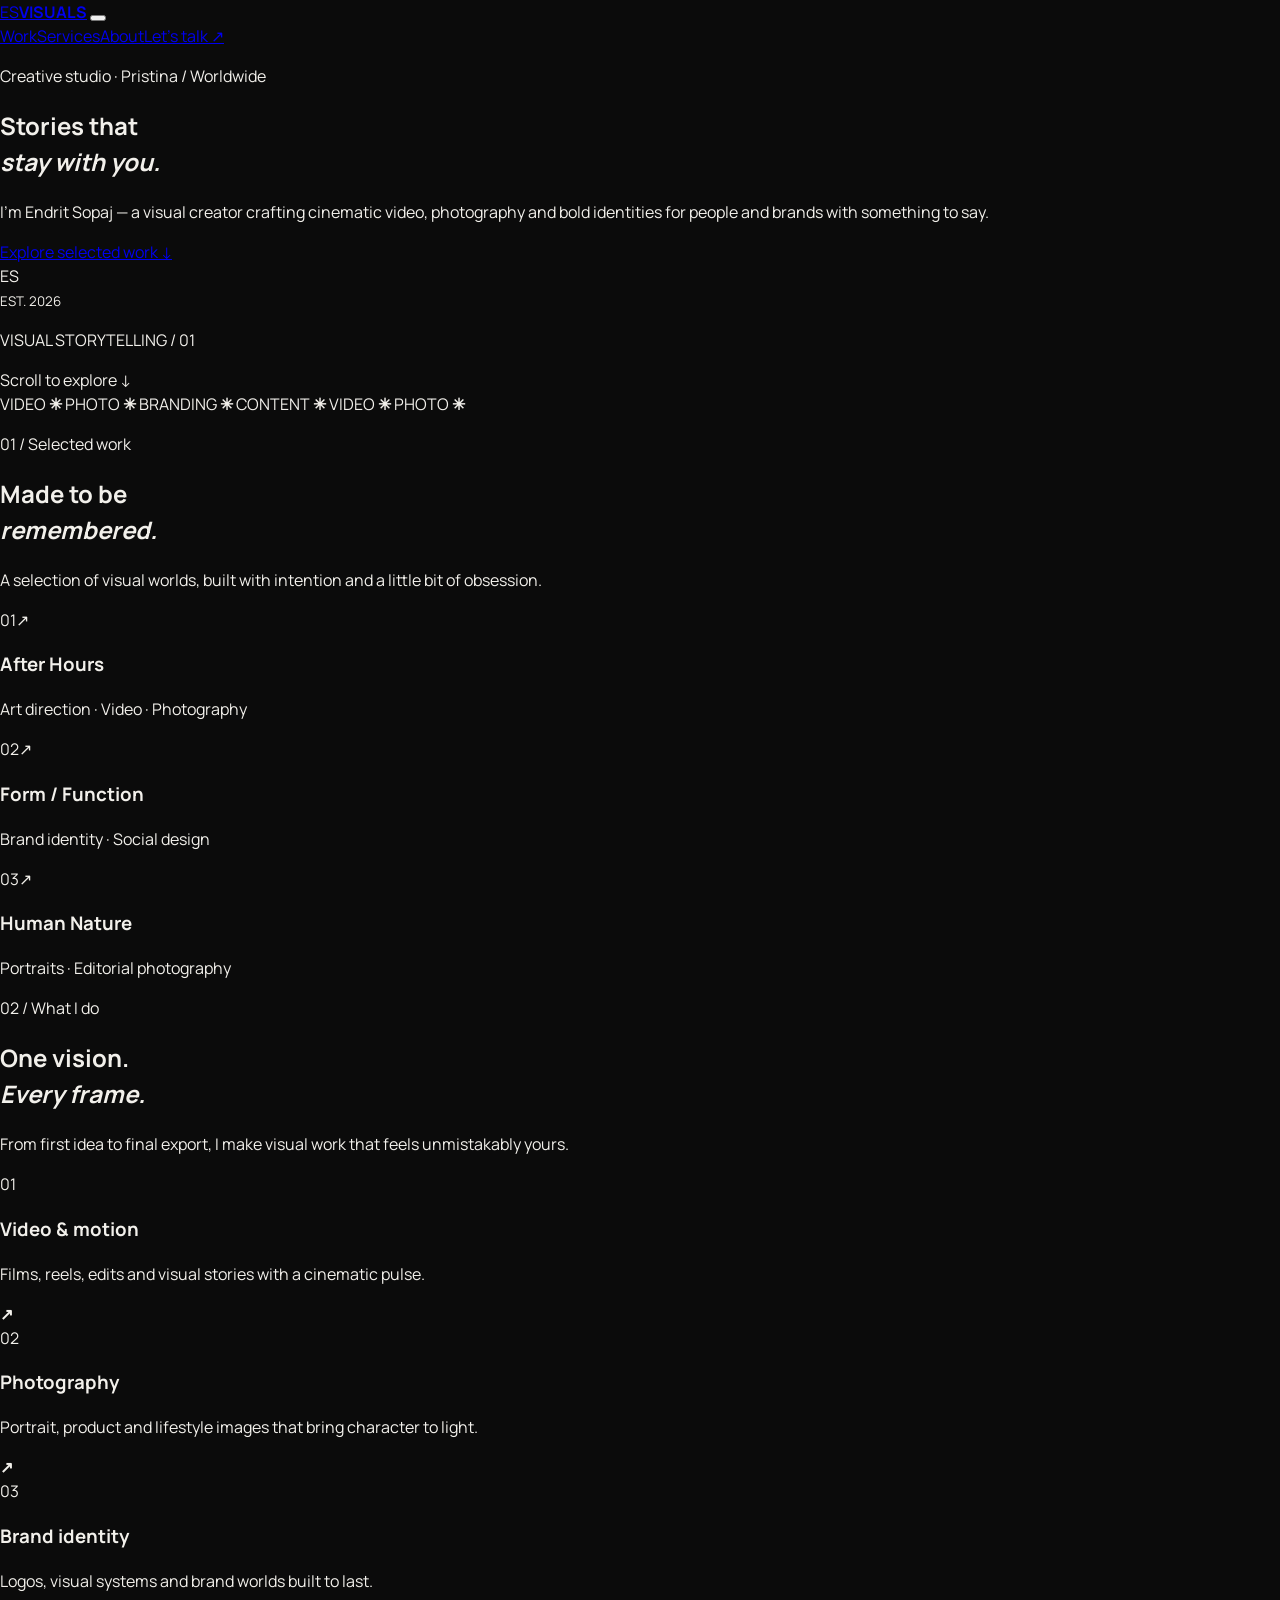
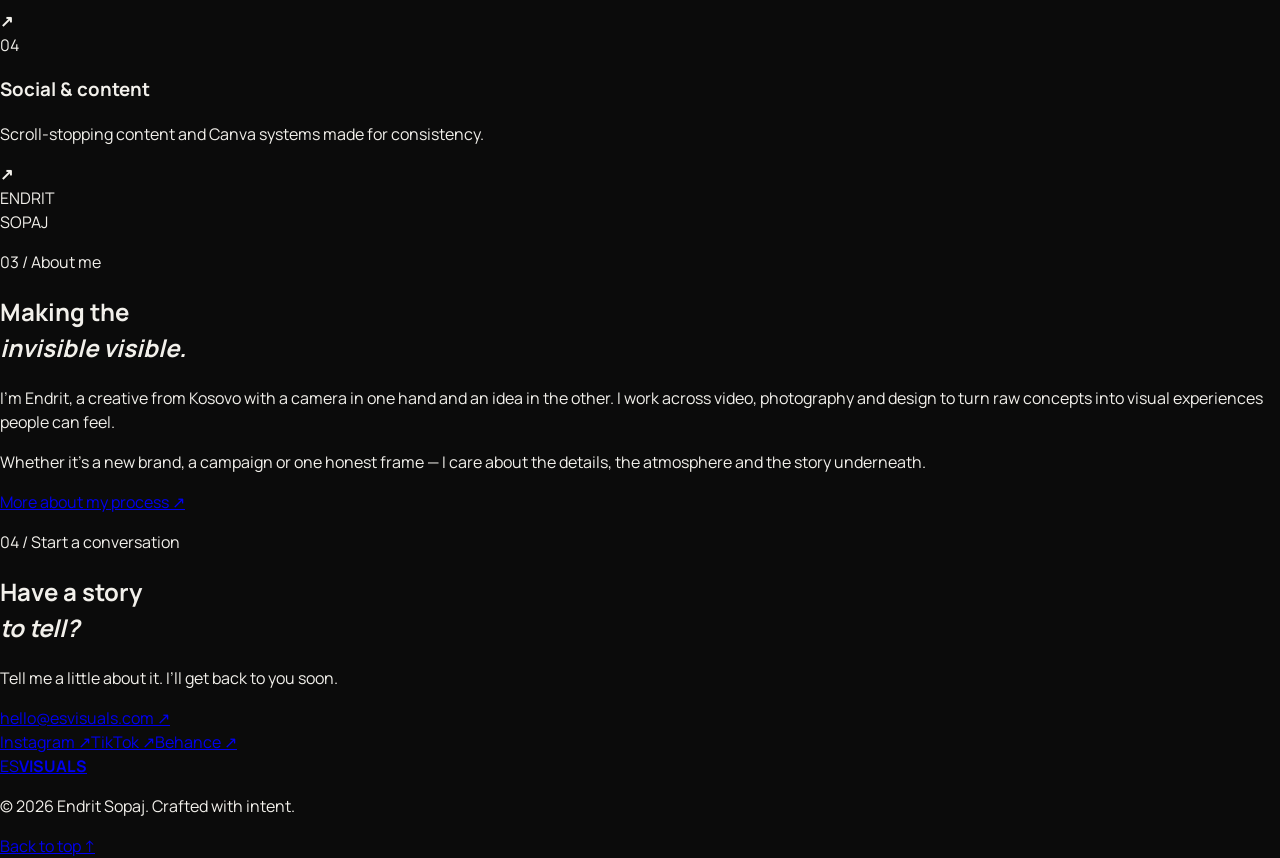
<file: index.html>
<!doctype html>
<html lang="en">
<head>
  <meta charset="UTF-8">
  <meta name="viewport" content="width=device-width, initial-scale=1.0">
  <meta name="description" content="Endrit Sopaj — creative director, videomaker and visual designer behind ES VISUALS.">
  <title>ES VISUALS — Endrit Sopaj</title>
  <link rel="preconnect" href="https://fonts.googleapis.com">
  <link rel="preconnect" href="https://fonts.gstatic.com" crossorigin>
  <link href="https://fonts.googleapis.com/css2?family=DM+Mono:wght@400;500&family=Manrope:wght@400;500;600;700;800&display=swap" rel="stylesheet">
  <link rel="stylesheet" href="style.css">
</head>
<body>
  <div class="noise" aria-hidden="true"></div>
  <header class="site-header">
    <a class="brand" href="#top" aria-label="ES Visuals home"><span>ES</span><b>VISUALS</b></a>
    <button class="menu-toggle" aria-label="Toggle menu" aria-expanded="false"><i></i><i></i></button>
    <nav class="nav" aria-label="Main navigation">
      <a href="#work">Work</a><a href="#services">Services</a><a href="#about">About</a><a href="#contact" class="nav-cta">Let's talk <span>↗</span></a>
    </nav>
  </header>

  <main id="top">
    <section class="hero container">
      <div class="hero-copy reveal"><p class="eyebrow"><span></span> Creative studio · Pristina / Worldwide</p><h1>Stories that<br><em>stay with you.</em></h1><p class="hero-text">I’m Endrit Sopaj — a visual creator crafting cinematic video, photography and bold identities for people and brands with something to say.</p><a class="button button-light" href="#work">Explore selected work <span>↓</span></a></div>
      <div class="hero-art reveal"><div class="hero-image"></div><div class="hero-stamp">ES<br><small>EST. 2026</small></div><p class="vertical-label">VISUAL STORYTELLING / 01</p></div>
      <div class="scroll-note">Scroll to explore <span>↓</span></div>
    </section>

    <section class="marquee" aria-label="Services"><div>VIDEO <b>✳</b> PHOTO <b>✳</b> BRANDING <b>✳</b> CONTENT <b>✳</b> VIDEO <b>✳</b> PHOTO <b>✳</b></div></section>

    <section id="work" class="section container"><div class="section-top"><div><p class="eyebrow">01 / Selected work</p><h2>Made to be<br><em>remembered.</em></h2></div><p class="section-intro">A selection of visual worlds, built with intention and a little bit of obsession.</p></div>
      <div class="work-grid">
        <article class="project project-wide reveal"><div class="project-image img-one"><span class="project-number">01</span><span class="project-arrow">↗</span></div><div class="project-meta"><h3>After Hours</h3><p>Art direction · Video · Photography</p></div></article>
        <article class="project reveal"><div class="project-image img-two"><span class="project-number">02</span><span class="project-arrow">↗</span></div><div class="project-meta"><h3>Form / Function</h3><p>Brand identity · Social design</p></div></article>
        <article class="project reveal"><div class="project-image img-three"><span class="project-number">03</span><span class="project-arrow">↗</span></div><div class="project-meta"><h3>Human Nature</h3><p>Portraits · Editorial photography</p></div></article>
      </div>
    </section>

    <section id="services" class="section services-section"><div class="container"><div class="section-top"><div><p class="eyebrow">02 / What I do</p><h2>One vision.<br><em>Every frame.</em></h2></div><p class="section-intro">From first idea to final export, I make visual work that feels unmistakably yours.</p></div><div class="services-list">
      <div class="service"><span>01</span><h3>Video & motion</h3><p>Films, reels, edits and visual stories with a cinematic pulse.</p><b>↗</b></div><div class="service"><span>02</span><h3>Photography</h3><p>Portrait, product and lifestyle images that bring character to light.</p><b>↗</b></div><div class="service"><span>03</span><h3>Brand identity</h3><p>Logos, visual systems and brand worlds built to last.</p><b>↗</b></div><div class="service"><span>04</span><h3>Social & content</h3><p>Scroll-stopping content and Canva systems made for consistency.</p><b>↗</b></div>
    </div></div></section>

    <section id="about" class="section container about"><div class="about-image reveal"><div class="about-photo"></div><span>ENDRIT<br>SOPAJ</span></div><div class="about-copy reveal"><p class="eyebrow">03 / About me</p><h2>Making the<br><em>invisible visible.</em></h2><p>I’m Endrit, a creative from Kosovo with a camera in one hand and an idea in the other. I work across video, photography and design to turn raw concepts into visual experiences people can feel.</p><p>Whether it’s a new brand, a campaign or one honest frame — I care about the details, the atmosphere and the story underneath.</p><a class="text-link" href="#contact">More about my process <span>↗</span></a></div></section>

    <section id="contact" class="contact-section"><div class="container contact"><p class="eyebrow">04 / Start a conversation</p><h2>Have a story<br><em>to tell?</em></h2><p>Tell me a little about it. I’ll get back to you soon.</p><a class="contact-email" href="mailto:hello@esvisuals.com">hello@esvisuals.com <span>↗</span></a><div class="socials"><a href="https://www.instagram.com/" target="_blank" rel="noreferrer">Instagram ↗</a><a href="https://www.tiktok.com/" target="_blank" rel="noreferrer">TikTok ↗</a><a href="https://www.behance.net/" target="_blank" rel="noreferrer">Behance ↗</a></div></div></section>
  </main>
  <footer class="footer container"><a class="brand" href="#top"><span>ES</span><b>VISUALS</b></a><p>© 2026 Endrit Sopaj. Crafted with intent.</p><a href="#top">Back to top ↑</a></footer>
  <script src="script.js"></script>
</body>
</html>
</file>
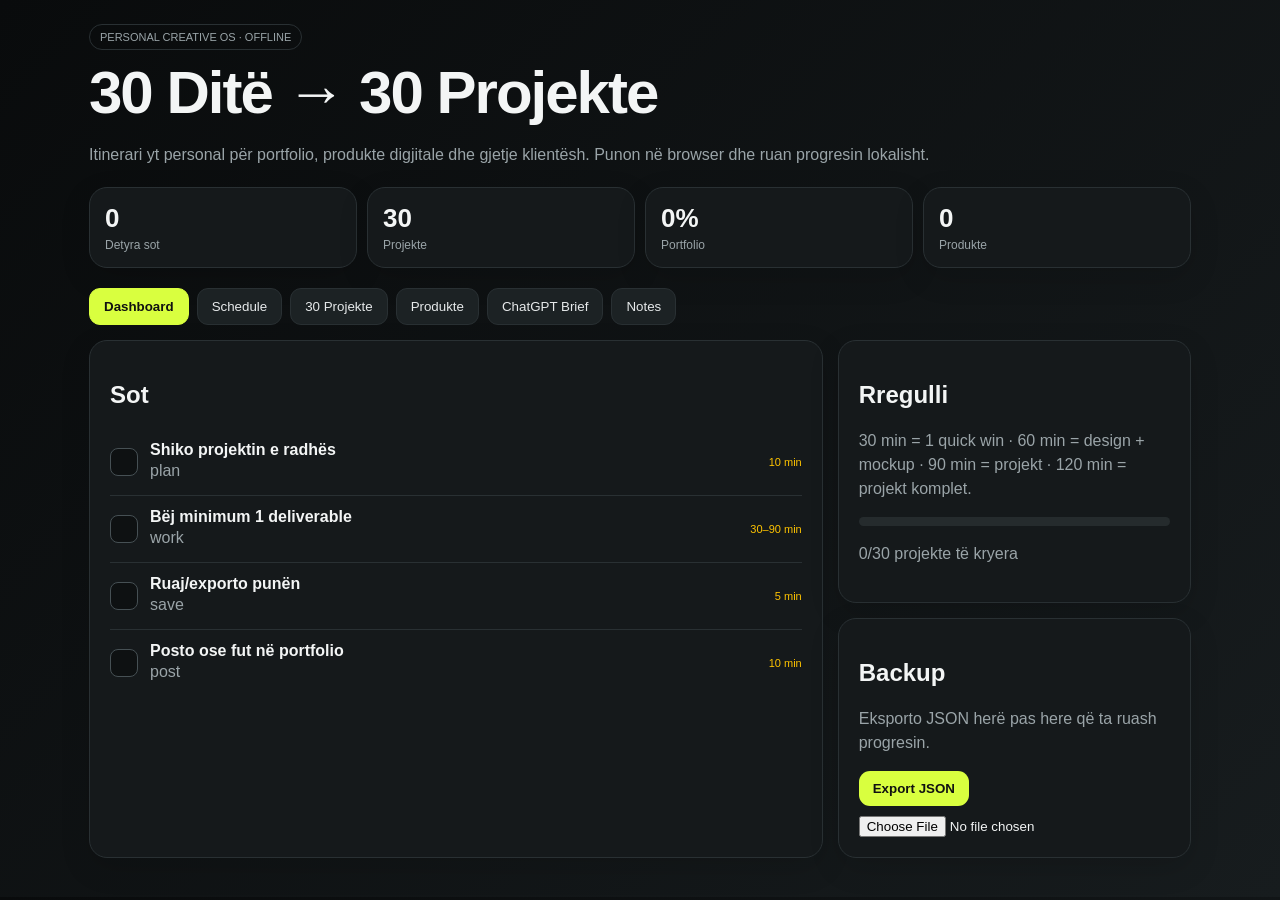
<file: Endrit_Creative_OS.html>
<!doctype html><html lang="sq"><head><meta charset="utf-8"><meta name="viewport" content="width=device-width,initial-scale=1"><title>Endrit Creative OS</title><style>
:root{--bg:#0b0e0f;--card:#15191b;--line:#293033;--txt:#f3f5f5;--muted:#9aa4a8;--a:#d9ff3f;--y:#ffc400}*{box-sizing:border-box}body{margin:0;background:linear-gradient(135deg,#090b0c,#171c1e);color:var(--txt);font-family:Arial,sans-serif}.wrap{max-width:1150px;margin:auto;padding:24px}h1{font-size:clamp(34px,6vw,60px);margin:8px 0;letter-spacing:-2px}.muted{color:var(--muted);line-height:1.5}.tag{display:inline-block;border:1px solid var(--line);border-radius:20px;padding:6px 10px;color:var(--muted);font-size:11px}.stats{display:grid;grid-template-columns:repeat(4,1fr);gap:10px;margin:20px 0}.stat,.card{background:var(--card);border:1px solid var(--line);border-radius:18px}.stat{padding:15px}.stat b{font-size:26px}.stat span{display:block;color:var(--muted);font-size:12px;margin-top:4px}.stat,.card{box-shadow:0 10px 30px #0002}.card{padding:20px;margin-bottom:15px}nav{display:flex;gap:8px;flex-wrap:wrap;margin-bottom:15px}button{cursor:pointer}nav button,.ghost{background:#1c2224;color:#e6e9ea;border:1px solid var(--line);padding:10px 14px;border-radius:11px}nav button.active,.primary{background:var(--a);color:#111;border-color:var(--a);font-weight:800}.section{display:none}.section.active{display:block}.grid{display:grid;grid-template-columns:1.35fr .65fr;gap:15px}.task,.day{display:flex;gap:12px;align-items:center;padding:12px 0;border-bottom:1px solid var(--line)}.task:last-child,.day:last-child{border-bottom:0}.check{width:28px;height:28px;border-radius:8px;border:1px solid #465054;background:#0e1112;color:#111;display:grid;place-items:center;flex:0 0 auto}.check.done{background:var(--a);border-color:var(--a)}.task.done .tt,.day.done b{text-decoration:line-through;color:#697276}.tt{flex:1}.time{font-size:11px;color:var(--y)}.progress{height:9px;background:#252b2d;border-radius:20px;overflow:hidden}.bar{height:100%;width:0;background:var(--a);transition:.3s}table{width:100%;border-collapse:collapse}td,th{padding:10px 6px;text-align:left;border-bottom:1px solid var(--line);font-size:13px}th{color:var(--muted)}textarea,select{width:100%;background:#0d1112;color:var(--txt);border:1px solid var(--line);border-radius:10px;padding:10px}textarea{min-height:130px}.actions{display:flex;gap:8px;flex-wrap:wrap;margin-top:10px}.primary{padding:10px 14px;border-radius:11px;border:0}.day button{margin-left:auto}@media(max-width:800px){.grid{grid-template-columns:1fr}.stats{grid-template-columns:1fr 1fr}}@media(max-width:520px){.wrap{padding:14px}}
</style></head><body><div class="wrap"><div class="tag">PERSONAL CREATIVE OS · OFFLINE</div><h1>30 Ditë → 30 Projekte</h1><p class="muted">Itinerari yt personal për portfolio, produkte digjitale dhe gjetje klientësh. Punon në browser dhe ruan progresin lokalisht.</p><div class="stats"><div class="stat"><b id="done">0</b><span>Detyra sot</span></div><div class="stat"><b>30</b><span>Projekte</span></div><div class="stat"><b id="pct">0%</b><span>Portfolio</span></div><div class="stat"><b id="prod">0</b><span>Produkte</span></div></div><nav><button class="active" data-t="dash">Dashboard</button><button data-t="sched">Schedule</button><button data-t="projects">30 Projekte</button><button data-t="products">Produkte</button><button data-t="chatgpt">ChatGPT Brief</button><button data-t="notes">Notes</button></nav>
<section id="dash" class="section active"><div class="grid"><div class="card"><h2>Sot</h2><div id="today"></div></div><div><div class="card"><h2>Rregulli</h2><p class="muted">30 min = 1 quick win · 60 min = design + mockup · 90 min = projekt · 120 min = projekt komplet.</p><div class="progress"><div id="bar" class="bar"></div></div><p id="progressText" class="muted"></p></div><div class="card"><h2>Backup</h2><p class="muted">Eksporto JSON herë pas here që ta ruash progresin.</p><button class="primary" onclick="backup()">Export JSON</button><input id="file" type="file" accept=".json" style="margin-top:10px"></div></div></div></section>
<section id="sched" class="section"><div class="card"><h2>Orari fleksibil</h2><p class="muted">Meqë orari yt mund të ndryshojë, mos e lidh punën kreative me orë fikse.</p><div class="day"><b>30 min</b><span>1 post / 1 ide / 1 logo concept</span></div><div class="day"><b>60 min</b><span>Design + 1–2 mockups</span></div><div class="day"><b>90 min</b><span>Branding project</span></div><div class="day"><b>120 min</b><span>Project + presentation + export</span></div></div><div class="card"><h2>Rutina javore</h2><table><tr><th>Dita</th><th>Fokus</th><th>Minimumi</th></tr><tr><td>Hënë</td><td>Logo / Branding</td><td>1 concept</td></tr><tr><td>Martë</td><td>Mockups</td><td>3 mockups</td></tr><tr><td>Mërkurë</td><td>Social Media</td><td>3 posts</td></tr><tr><td>Enjte</td><td>Produkt digjital</td><td>1 template</td></tr><tr><td>Premte</td><td>Portfolio</td><td>1 case study</td></tr><tr><td>Shtunë</td><td>Klientë</td><td>5 kontakte</td></tr><tr><td>Diel</td><td>Review</td><td>15 min</td></tr></table></div></section>
<section id="projects" class="section"><div class="card"><h2>30 Projekte</h2><p class="muted">Çdo projekt: logo/visual → 2–3 mockups → 3 social posts → 1 case-study slide.</p><div id="plist"></div></div></section>
<section id="products" class="section"><div class="card"><h2>Produkte pa klient</h2><div id="productlist"></div></div></section>
<section id="chatgpt" class="section"><div class="card"><h2>Brief për ChatGPT</h2><p class="muted">Zgjedh projektin, kopjo brief-in dhe ma dërgo këtu në ChatGPT.</p><select id="sel" onchange="brief()"></select><textarea id="briefbox"></textarea><div class="actions"><button class="primary" onclick="copyBrief()">Copy Brief</button></div></div><div class="card"><h2>Prompt universal</h2><textarea>Jam duke ndërtuar portfolio si designer/video editor. Projekti im është: [PROJEKTI]. Më krijo komplet planin nga zero deri në final: target audience, koncept, ngjyra HEX, tipografi, logo direction, mockups, 3 Instagram posts, captions dhe case study. Dua hapa konkretë, jo vetëm ide.</textarea></div></section>
<section id="notes" class="section"><div class="card"><h2>Notes</h2><textarea id="notes" placeholder="Ide, klientë potencialë, gjëra për nesër..."></textarea><button class="primary" onclick="saveNotes()" style="margin-top:10px">Save</button></div></section></div>
<script>
const P=[['01','Café modern','logo + menu + 3 posts'],['02','Barber shop','logo + card + 3 posts'],['03','Bauunternehmen','logo + truck + card'],['04','Auto Detailing','logo + car wrap + social'],['05','Restaurant shqiptar','logo + menu + campaign'],['06','Beauty Studio','identity + price list + social'],['07','Gartenbau','branding + van + workwear'],['08','Immobilien','logo + listing system'],['09','Fitness Studio','identity + campaign'],['10','Bakery','packaging + sign + social'],['11','Photography Studio','logo + portfolio'],['12','Cleaning Company','identity + uniform + van'],['13','Pizzeria','menu + packaging + delivery'],['14','Coffee Brand','cup + bag + Instagram'],['15','Construction Premium','brand guide + signage'],['16','Streetwear','logo + T-shirt + campaign'],['17','Heritage Brand','vintage identity + T-shirt'],['18','Florist','logo + packaging + posts'],['19','Bar / Lounge','identity + menu + posters'],['20','Kebab / Grill','logo + menu + delivery'],['21','Kids Brand','identity + packaging'],['22','Car Workshop','logo + signage + social'],['23','Roofing Company','identity + van + workwear'],['24','Real Estate Agent','personal brand + templates'],['25','Hotel / Gästehaus','identity + room card'],['26','Handwerker','personal brand + vehicle'],['27','Outdoor / Camping','brand + merchandise'],['28','Albanian Heritage','map + engraving + T-shirt'],['29','Digital Agency','identity + website concept'],['30','Your Own Brand','portfolio identity + website']];
const PR=['50 Canva Instagram Templates — Small Business','30 Construction Social Media Templates','20 Restaurant Menu Templates','10 Logo Presentation Templates','30 Heritage T-shirt Designs','50 Reels Cover Templates','30 Business Card Templates','Small Business Starter Brand Kit','German Bauunternehmen Social Pack','Albanian Heritage Poster Pack'];
let S=JSON.parse(localStorage.getItem('creativeOS')||'{"today":{},"projects":{},"products":{},"notes":""}');
function save(){localStorage.setItem('creativeOS',JSON.stringify(S));stats()}function stats(){let p=Object.values(S.projects).filter(Boolean).length,q=Object.values(S.products).filter(Boolean).length,d=Object.values(S.today).filter(Boolean).length;done.textContent=d;pct.textContent=Math.round(p/30*100)+'%';prod.textContent=q;bar.style.width=Math.round(p/30*100)+'%';progressText.textContent=p+'/30 projekte të kryera'}
function todayRender(){let A=[['plan','Shiko projektin e radhës','10 min'],['work','Bëj minimum 1 deliverable','30–90 min'],['save','Ruaj/exporto punën','5 min'],['post','Posto ose fut në portfolio','10 min']];today.innerHTML=A.map((x,i)=>`<div class="task ${S.today[i]?'done':''}"><button class="check ${S.today[i]?'done':''}" onclick="S.today[${i}]=!S.today[${i}];save();todayRender()">${S.today[i]?'✓':''}</button><div class="tt"><b>${x[1]}</b><br><span class="muted">${x[0]}</span></div><span class="time">${x[2]}</span></div>`).join('')}
function projects(){plist.innerHTML=P.map((p,i)=>`<div class="day ${S.projects[i]?'done':''}"><div><b>${p[0]} — ${p[1]}</b><br><small>${p[2]}</small></div><button class="${S.projects[i]?'primary':'ghost'}" onclick="S.projects[${i}]=!S.projects[${i}];save();projects()">${S.projects[i]?'✓ KRYER':'☐ KRYEJE'}</button></div>`).join('')}
function products(){productlist.innerHTML=PR.map((p,i)=>`<div class="task"><button class="check ${S.products[i]?'done':''}" onclick="S.products[${i}]=!S.products[${i}];save();products()">${S.products[i]?'✓':''}</button><div class="tt">${p}</div></div>`).join('')}
function brief(){let p=P[sel.value];briefbox.value=`PROJEKTI ${p[0]} — ${p[1]}\n${p[2]}\n\nMë krijo komplet projektin si case study profesional. Dua: target audience, koncept, slogan, paletë HEX, tipografi, logo direction, mockups, 3 Instagram posts, captions dhe mënyrën e prezantimit. Më jep hapa konkretë dhe materiale gati për prodhim.`}function copyBrief(){navigator.clipboard?.writeText(briefbox.value);alert('Brief-i u kopjua.')}
function saveNotes(){S.notes=notes.value;save();alert('U ruajt.')}function backup(){let a=document.createElement('a');a.href=URL.createObjectURL(new Blob([JSON.stringify(S,null,2)],{type:'application/json'}));a.download='endrit-creative-os-backup.json';a.click()}
file.onchange=e=>{let r=new FileReader();r.onload=()=>{try{S=JSON.parse(r.result);save();location.reload()}catch{alert('JSON i pavlefshëm')}};r.readAsText(e.target.files[0])};
document.querySelectorAll('nav button').forEach(b=>b.onclick=()=>{document.querySelectorAll('nav button').forEach(x=>x.classList.remove('active'));b.classList.add('active');document.querySelectorAll('.section').forEach(x=>x.classList.remove('active'));document.getElementById(b.dataset.t).classList.add('active')});sel.innerHTML=P.map((p,i)=>`<option value="${i}">${p[0]} — ${p[1]}</option>`).join('');notes.value=S.notes||'';todayRender();projects();products();brief();stats();
</script></body></html>
</file>
<file: style.css>
/* ES VISUALS — dark editorial portfolio */
:root{--bg:#0b0b0b;--surface:#121212;--text:#f2f0eb;--muted:#92908b;--line:#2a2a28;--accent:#d9ff45}*{box-sizing:border-box}html{scroll-behavior:smooth}body{margin:0;background:var(--bg);color:var(--text);font-family:Manrope,Arial,sans-serif;line-height:1.5}.noise{position:fixed;inset:0;opacity:.035;pointer-events:none;z-index:5;background-image:url("data:image/svg+xml,%3Csvg viewBox='0 0 180 180' xmlns='http://www.w3.org/2000/svg'%3E%3Cfilter id='n'%3E%3CfeTurbulence type='fractalNoise' baseFrequency='.9' numOctaves='4' stitchTiles='stitch'/%3E%3C/filter%3E%3Crect width='100%25' height='100%25' filter='url(%23n)' opacity='.7'/%3E%3C/svg%3E')}a{color:inherit;text-decoration:none}.container{width:min(1200px,calc(100% - 80px));margin:auto}.site-header{height:86px;display:flex;align-items:center;justify-content:space-between;width:min(1320px,calc(100% - 80px));margin:auto;border-bottom:1px solid var(--line)}.brand{display:flex;align-items:center;gap:10px;font-size:11px;letter-spacing:.22em}.brand span{display:grid;place-items:center;width:31px;height:31px;border:1px solid var(--text);font-family:Georgia,serif;font-size:14px;letter-spacing:-.08em}.brand b{font-weight:700}.nav{display:flex;align-items:center;gap:38px;font-size:12px;color:var(--muted)}.nav a:hover,.footer a:hover,.socials a:hover{color:var(--accent)}.nav-cta{color:var(--text);border:1px solid var(--line);padding:12px 17px}.nav-cta span{color:var(--accent);margin-left:14px}.menu-toggle{display:none;background:none;border:0;color:var(--text)}.hero{min-height:650px;display:grid;grid-template-columns:1.05fr .95fr;align-items:center;gap:70px;position:relative;padding:85px 0 100px}.eyebrow{font:11px 'DM Mono',monospace;text-transform:uppercase;letter-spacing:.09em;color:var(--muted);margin:0 0 27px}.eyebrow span{display:inline-block;width:7px;height:7px;border-radius:50%;background:var(--accent);margin-right:10px}.hero h1,h2{font-size:clamp(52px,7.5vw,106px);letter-spacing:-.075em;line-height:.94;font-weight:600;margin:0}.hero h1 em,h2 em{font-family:Georgia,serif;font-weight:400;letter-spacing:-.07em}.hero-text{color:var(--muted);max-width:430px;font-size:15px;margin:35px 0 38px}.button{display:inline-flex;align-items:center;gap:34px;padding:16px 20px;font-size:12px;font-weight:700;text-transform:uppercase;letter-spacing:.06em}.button-light{background:var(--text);color:var(--bg)}.button-light span{font-size:18px;color:#708c00}.hero-art{height:480px;position:relative}.hero-image,.about-photo{height:100%;background:linear-gradient(145deg,transparent 10%,rgba(217,255,69,.18)),url('https://images.unsplash.com/photo-1531058020387-3be344556be6?auto=format&fit=crop&w=1000&q=85') center/cover;filter:grayscale(1);mix-blend-mode:screen}.hero-stamp{position:absolute;bottom:-18px;left:-35px;color:var(--accent);border:1px solid var(--accent);width:85px;height:85px;border-radius:50%;display:grid;place-content:center;text-align:center;font:italic 27px Georgia;line-height:.8;transform:rotate(-14deg)}.hero-stamp small{font:7px 'DM Mono';letter-spacing:.1em;margin-top:8px}.vertical-label{position:absolute;right:-27px;top:30px;writing-mode:vertical-rl;color:var(--muted);font:9px 'DM Mono';letter-spacing:.1em}.scroll-note{position:absolute;bottom:28px;left:0;color:var(--muted);font:10px 'DM Mono';text-transform:uppercase;letter-spacing:.1em}.scroll-note span{color:var(--accent);font-size:16px;margin-left:12px}.marquee{border-block:1px solid var(--line);overflow:hidden;white-space:nowrap;color:var(--accent);font-size:14px;letter-spacing:.18em;padding:20px 0}.marquee div{animation:marquee 25s linear infinite}.marquee b{padding:0 34px;font-size:11px}.section{padding:145px 0}.section-top{display:flex;justify-content:space-between;align-items:end;margin-bottom:70px}.section-top h2{font-size:clamp(48px,6vw,80px)}.section-intro{width:250px;color:var(--muted);font-size:13px;margin:0}.work-grid{display:grid;grid-template-columns:1fr 1fr;gap:70px 25px}.project-wide{grid-column:span 2}.project-image{height:420px;position:relative;overflow:hidden;background-size:cover;background-position:center;transition:transform .5s}.project-wide .project-image{height:520px}.project:hover .project-image{transform:scale(.985)}.img-one{background-image:url('https://images.unsplash.com/photo-1485846234645-a62644f84728?auto=format&fit=crop&w=1400&q=85')}.img-two{background-image:url('https://images.unsplash.com/photo-1556761175-b413da4baf72?auto=format&fit=crop&w=900&q=85')}.img-three{background-image:url('https://images.unsplash.com/photo-1534528741775-53994a69daeb?auto=format&fit=crop&w=900&q=85')}.project-image:after{content:'';position:absolute;inset:0;background:linear-gradient(140deg,rgba(0,0,0,.3),transparent 60%)}.project-number,.project-arrow{position:absolute;z-index:1;top:20px;font:11px 'DM Mono'}.project-number{left:20px}.project-arrow{right:20px;background:var(--accent);color:#111;width:37px;height:37px;display:grid;place-items:center;font-size:18px}.project-meta{display:flex;justify-content:space-between;padding:17px 0;border-bottom:1px solid var(--line)}.project-meta h3{font-size:16px;margin:0;font-weight:500}.project-meta p{font:10px 'DM Mono';color:var(--muted);margin:4px 0 0;text-transform:uppercase}.services-section{background:var(--surface)}.services-list{border-top:1px solid var(--line)}.service{display:grid;grid-template-columns:70px 1fr 1fr 30px;align-items:center;border-bottom:1px solid var(--line);padding:29px 0}.service span{color:var(--accent);font:11px 'DM Mono'}.service h3{font-size:22px;font-weight:500;margin:0}.service p{color:var(--muted);font-size:12px;margin:0;max-width:250px}.service b{font-size:22px;font-weight:400}.about{display:grid;grid-template-columns:1fr 1fr;align-items:center;gap:110px}.about-image{height:530px;position:relative}.about-photo{filter:grayscale(1);background-image:url('https://images.unsplash.com/photo-1500648767791-00dcc994a43e?auto=format&fit=crop&w=900&q=85')}.about-image>span{position:absolute;bottom:18px;left:18px;color:var(--accent);font:italic 28px Georgia;line-height:.9}.about-copy h2{font-size:clamp(45px,5vw,70px);margin-bottom:32px}.about-copy>p:not(.eyebrow){color:var(--muted);font-size:14px;max-width:450px;margin:0 0 18px}.text-link{display:inline-block;margin-top:20px;padding-bottom:8px;border-bottom:1px solid var(--accent);font-size:12px}.text-link span{color:var(--accent);margin-left:22px}.contact-section{background:var(--accent);color:#111}.contact{padding:135px 0 100px}.contact .eyebrow{color:#465400}.contact h2{font-size:clamp(62px,10vw,140px);color:#111}.contact h2 em{color:#111}.contact>p:not(.eyebrow){font-size:14px;margin:35px 0;color:#3c460d}.contact-email{font:clamp(25px,4vw,48px) Georgia;border-bottom:1px solid #111;padding-bottom:7px}.contact-email span{font-family:Manrope;font-size:22px;margin-left:25px}.socials{display:flex;gap:30px;margin-top:110px;border-top:1px solid rgba(0,0,0,.3);padding-top:20px;font:11px 'DM Mono';text-transform:uppercase}.footer{min-height:100px;display:flex;align-items:center;justify-content:space-between;color:var(--muted);font:10px 'DM Mono'}.footer p{margin:0}.footer>a:last-child{color:var(--text)}
@keyframes marquee{to{transform:translateX(-30%)}}.reveal{opacity:0;transform:translateY(24px);transition:opacity .8s ease,transform .8s ease}.reveal.visible{opacity:1;transform:none}
@media(max-width:700px){.container,.site-header{width:calc(100% - 40px)}.site-header{height:72px}.menu-toggle{display:block;width:30px}.menu-toggle i{display:block;height:1px;background:var(--text);margin:6px 0}.nav{display:none;position:absolute;z-index:4;top:72px;left:0;right:0;background:#111;padding:25px 20px;flex-direction:column;align-items:flex-start;gap:22px;border-bottom:1px solid var(--line)}.nav.open{display:flex}.hero{display:flex;flex-direction:column;align-items:flex-start;gap:55px;padding:80px 0 85px;min-height:0}.hero h1{font-size:61px}.hero-art{width:calc(100% - 20px);height:370px;margin-left:20px}.vertical-label{right:-20px}.hero-stamp{left:-28px}.scroll-note{bottom:27px}.section{padding:90px 0}.section-top{display:block;margin-bottom:45px}.section-intro{width:auto;margin-top:27px}.work-grid{display:block}.project{margin-bottom:48px}.project-image,.project-wide .project-image{height:330px}.project-meta{display:block}.project-meta p{margin-top:8px}.service{grid-template-columns:38px 1fr 20px;gap:8px;padding:23px 0}.service h3{font-size:17px}.service p{grid-column:2/4;margin-top:4px}.service b{grid-column:3;grid-row:1}.about{display:flex;flex-direction:column;gap:55px;align-items:stretch}.about-image{height:400px;width:calc(100% - 20px)}.about-copy h2{font-size:52px}.contact{padding:90px 0 70px}.socials{margin-top:75px;gap:16px;flex-wrap:wrap}.footer{padding:25px 0;display:grid;gap:20px}.footer p{order:3}.marquee{font-size:12px}}
</file>
